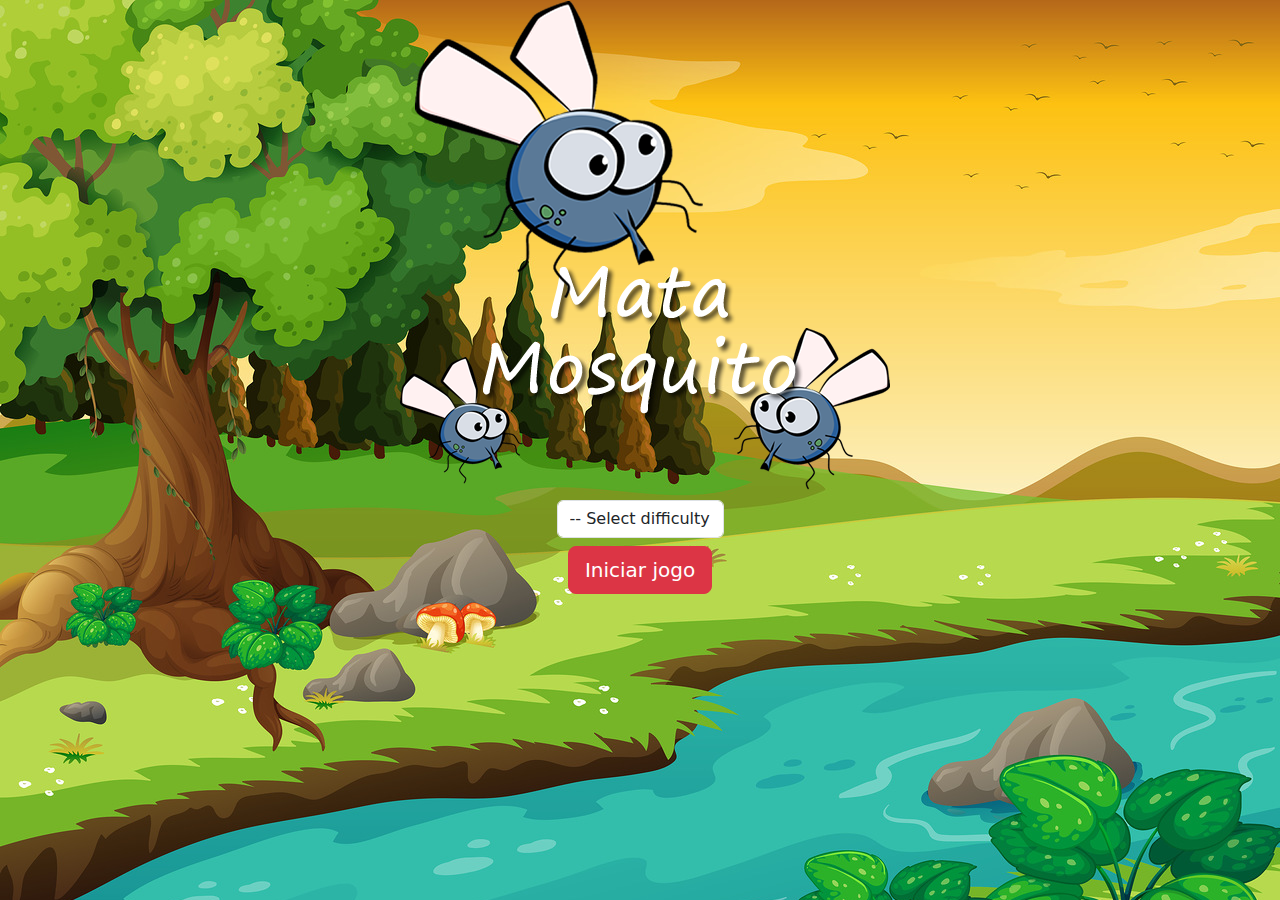
<file: projects/moquito_killer/index.html>
<!DOCTYPE html>
<html lang="en">
<head>
  <meta charset="UTF-8">
  <meta name="viewport" content="width=device-width, initial-scale=1.0">
  <title>Start_Game</title>
  <script src="game.js"></script>
  <link href="https://cdn.jsdelivr.net/npm/bootstrap@5.3.3/dist/css/bootstrap.min.css" rel="stylesheet" integrity="sha384-QWTKZyjpPEjISv5WaRU9OFeRpok6YctnYmDr5pNlyT2bRjXh0JMhjY6hW+ALEwIH" crossorigin="anonymous">
  <link rel="stylesheet" href="style.css">

    <script>
        function iniciarJogo() {
            var level = document.getElementById ('level').value

            if (level === '') {
                alert('Select a difficulty level')
                return false
            }        
            
            window.location.href = 'mosquito_killer.html?' + level
        }
    </script>
</head>
<body>
  <div class="container">
    <div class="row">
      <div class="col">
        <div class="d-flex justify-content-center">
          <img src="images/game.png"/>
        </div>
      </div>
    </div>

    <div class="row">
        <div class="col">
            <div class="d-flex justify-content-center">
                <div class="mb-2">
                    <select class="form-control" id="level">
                        <option value="">-- Select difficulty</option>
                        <option value="normal">Normal</option>
                        <option value="hard">Hard</option>
                        <option value="impossible">Impossible</option>
                    </select>
                </div>
            </div>
        </div>
    </div>
    <div class="row">
        <div class="col">
          <div class="d-flex justify-content-center">
            <button type="button" class="btn btn-danger btn-lg" onclick="iniciarJogo()" >Iniciar jogo</button>
          </div>
        </div>
    </div>


  </div>
</body>
</html>
</file>
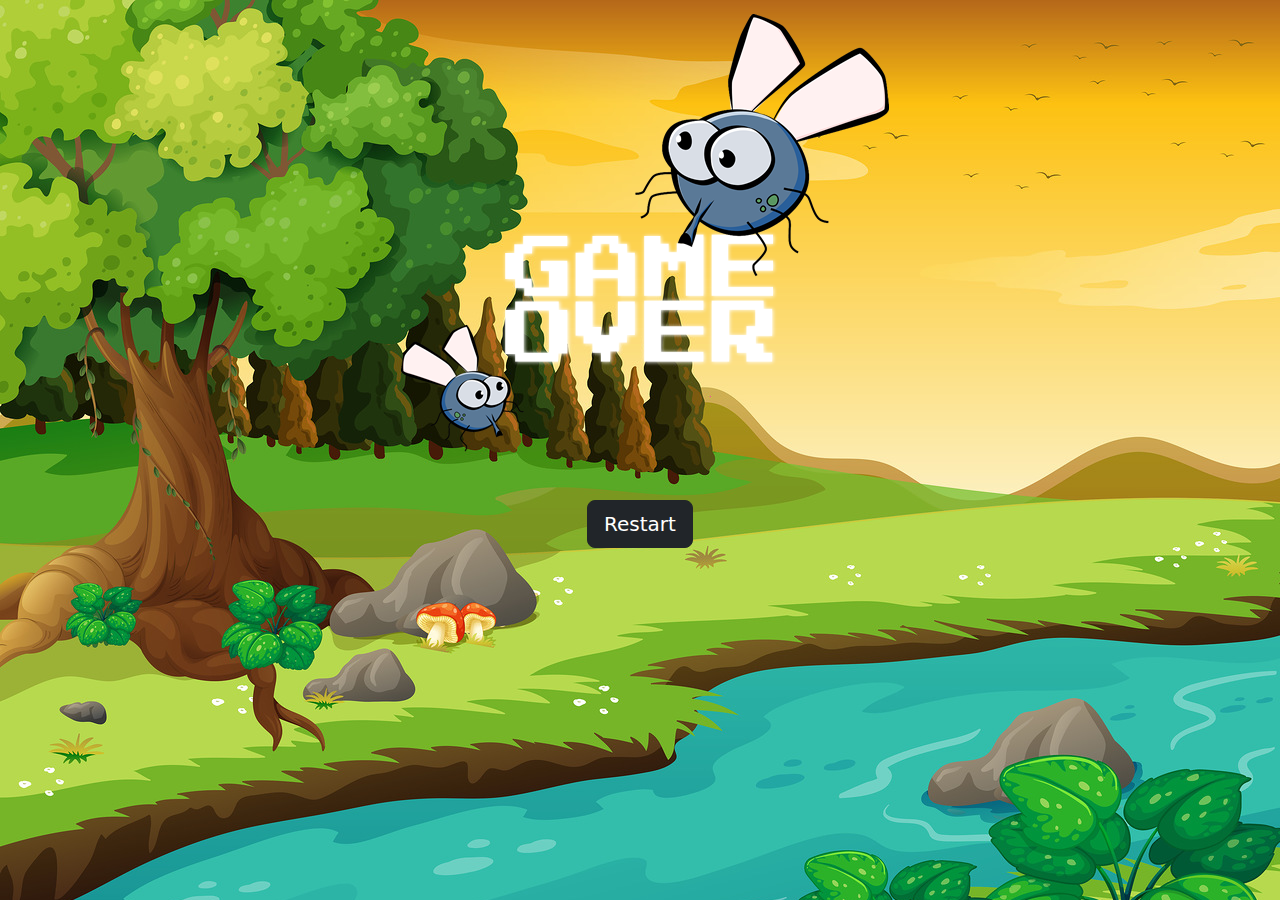
<file: projects/moquito_killer/Game_Over.html>
<!DOCTYPE html>
<html lang="en">
<head>
  <meta charset="UTF-8">
  <meta name="viewport" content="width=device-width, initial-scale=1.0">
  <title>Mosquito Killer_Game_Over</title>
  <script src="game.js"></script>
  <link href="https://cdn.jsdelivr.net/npm/bootstrap@5.3.3/dist/css/bootstrap.min.css" rel="stylesheet" integrity="sha384-QWTKZyjpPEjISv5WaRU9OFeRpok6YctnYmDr5pNlyT2bRjXh0JMhjY6hW+ALEwIH" crossorigin="anonymous">
  <link rel="stylesheet" href="style.css">
</head>
<body>
  <div class="container">
    <div class="row">
      <div class="col">
        <div class="d-flex justify-content-center">
          <img src="images/game_over.png"/>
        </div>
      </div>
    </div>

    <div class="row">
      <div class="col">
        <div class="d-flex justify-content-center">
          <button type="button" class="btn btn-dark btn-lg" onclick="window.location.href = 'index.html'">Restart</button>
        </div>
      </div>
    </div>
  </div>
</body>
</html>
</file>
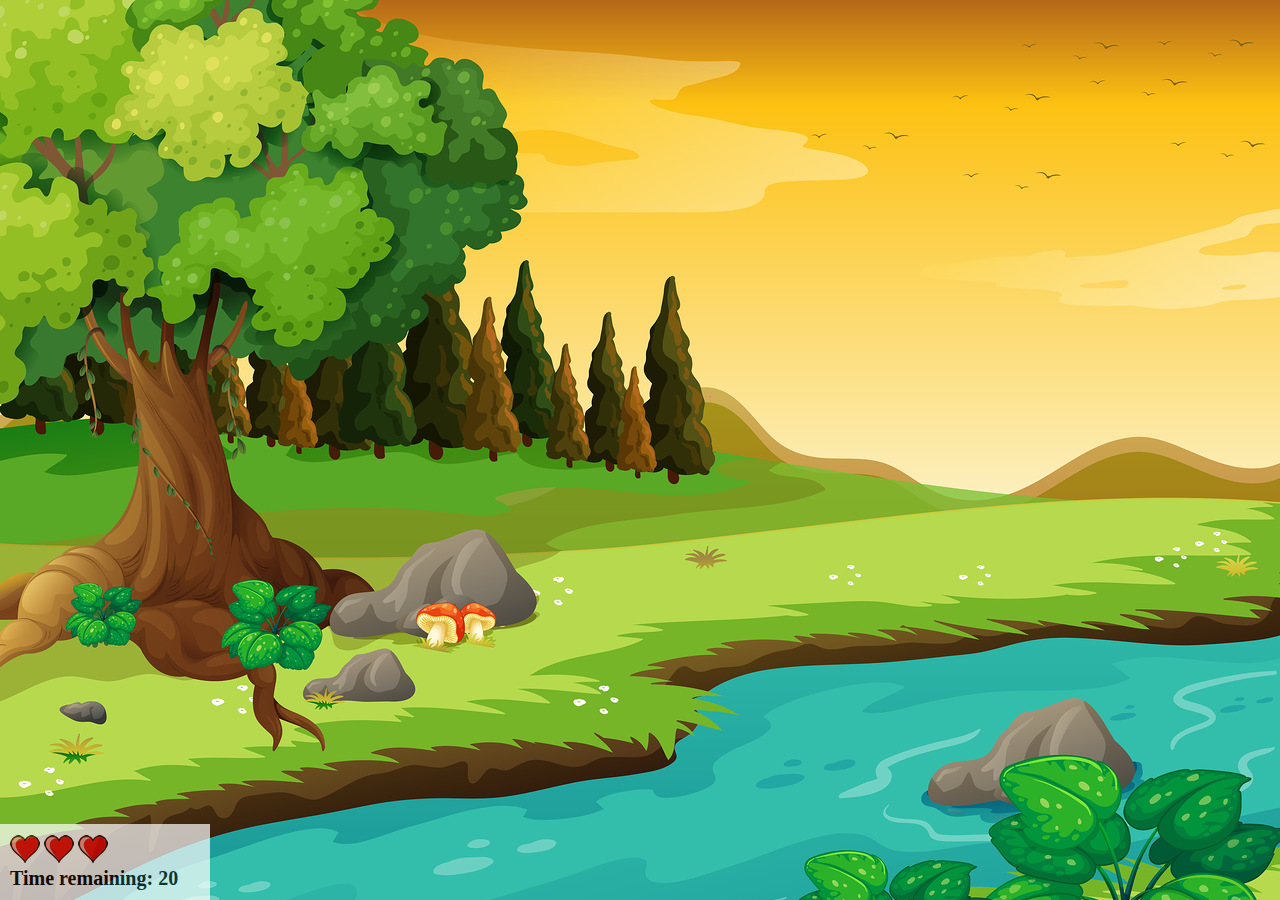
<file: projects/moquito_killer/mosquito_killer.html>
<!DOCTYPE html>
<html lang="en">
<head>
  <meta charset="UTF-8">
  <meta name="viewport" content="width=device-width, initial-scale=1.0">
  <title>Mosquito Killer</title>
  <script src="game.js"></script>
  <link rel="stylesheet" href="style.css">
</head>
<body onresize="ajustaTamanho()">
  <div class="panel">
    <div class="lifes">
      <img id="v1" src="images/coracao_cheio.png">
      <img id="v2" src="images/coracao_cheio.png">
      <img id="v3" src="images/coracao_cheio.png">
    </div>

    <div class="timer">Time remaining: <span id="timer"></span></div>

  </div>

  <script>
    document.getElementById ('timer').innerHTML = time

    var criaMosquito = setInterval (function () {
      posicaoRandomica()
     }, createMosquitotime)
  </script>
  
</body>
</html>
</file>
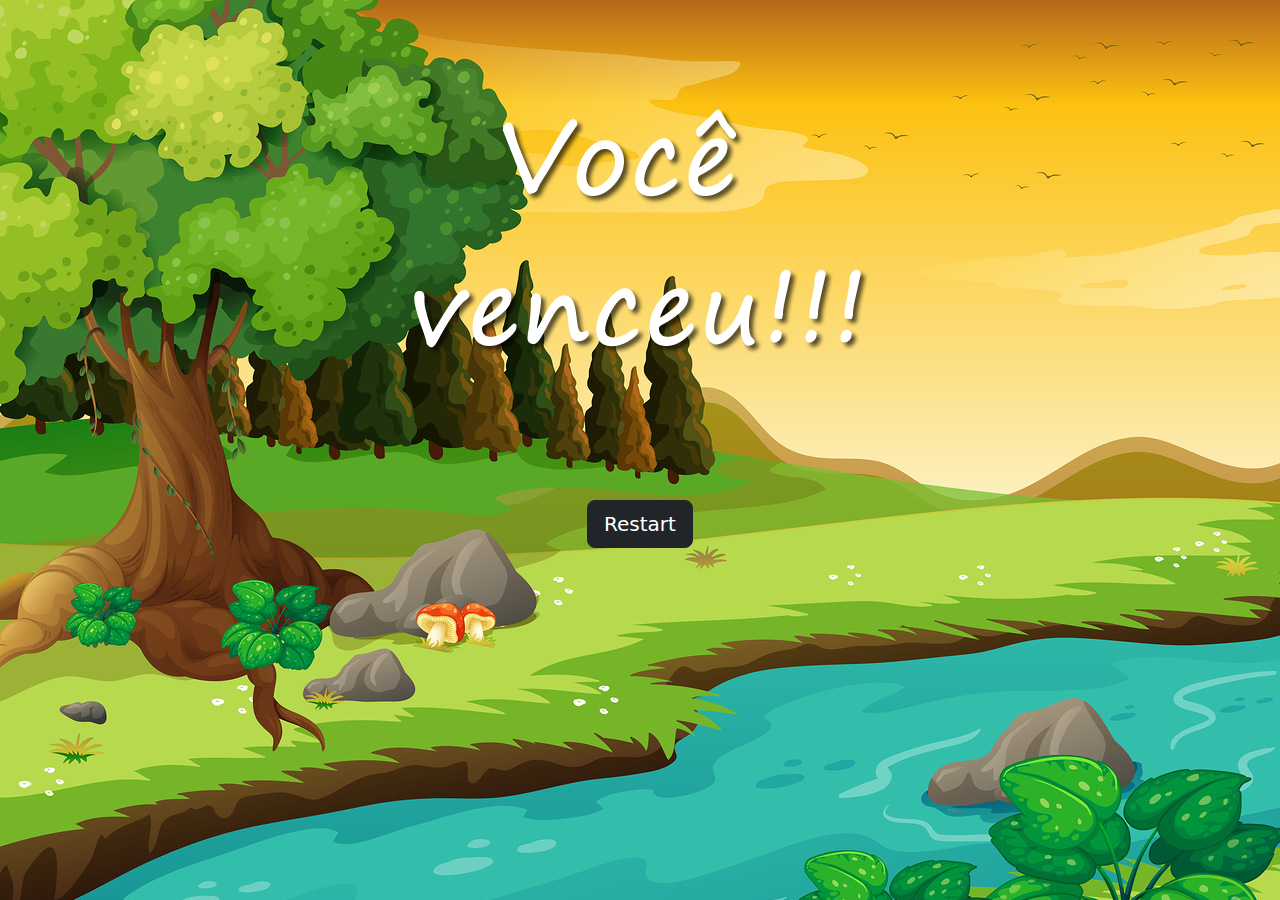
<file: projects/moquito_killer/Win.html>
<!DOCTYPE html>
<html lang="en">
<head>
  <meta charset="UTF-8">
  <meta name="viewport" content="width=device-width, initial-scale=1.0">
  <title>Mosquito Killer_Game_Over</title>
  <script src="game.js"></script>
  <link href="https://cdn.jsdelivr.net/npm/bootstrap@5.3.3/dist/css/bootstrap.min.css" rel="stylesheet" integrity="sha384-QWTKZyjpPEjISv5WaRU9OFeRpok6YctnYmDr5pNlyT2bRjXh0JMhjY6hW+ALEwIH" crossorigin="anonymous">
  <link rel="stylesheet" href="style.css">
</head>
<body>
  <div class="container">
    <div class="row">
      <div class="col">
        <div class="d-flex justify-content-center">
          <img src="images/vitoria.png"/>
        </div>
      </div>
    </div>

    <div class="row">
      <div class="col">
        <div class="d-flex justify-content-center">
          <button type="button" class="btn btn-dark btn-lg" onclick="window.location.href = 'index.html'">Restart</button>
        </div>
      </div>
    </div>
  </div>
</body>
</html>
</file>
<file: projects/moquito_killer/style.css>
html {
    cursor: url(images/mata_mosca.png) 30 30, auto;
}
body{
    background-image: url(images/bg.jpg);
    background-repeat: no-repeat;
    background-size: 100%;
}
.mosquito1 {
    width: 50px;
    height: 50px;
}
.mosquito2 {
    width: 70px;
    height: 70px;
}
.mosquito3 {
    width: 90px;
    height: 90px;
}

.sideA {
    transform: scaleX(1);
}

.sideB {
    transform: scaleX(-1);
}

.panel {
    position: absolute;
    width: 190px;
    padding: 10px;
    bottom: 0px;
    border-top: solid 1px #fff;
    background-color: #fff;
    opacity: 0.7;
    left: 0px;
}

.lifes {
    float: left;
}

.timer {
    float: left;
    font-size: 20px;
    font-weight: bold;
}
</file>
